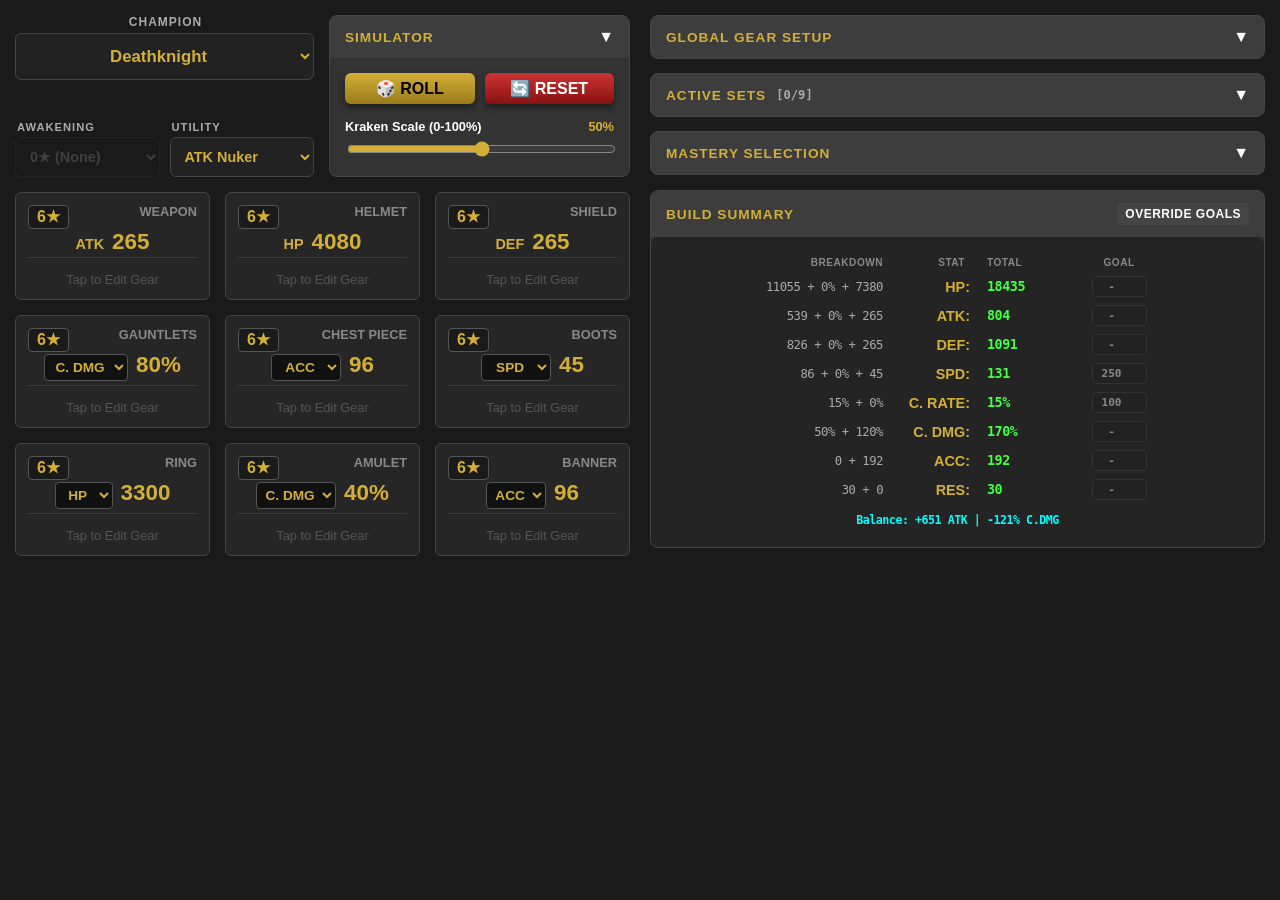
<file: index.html>
<!DOCTYPE html>
<html lang="en">
<head>
    <meta charset="UTF-8">
    <meta name="viewport" content="width=device-width, initial-scale=1.0, maximum-scale=1.0, user-scalable=no">
    <title>Raid Gear Simulator</title>
    <link rel="stylesheet" href="style.css">
</head>
<body>

    <div class="dashboard-wrapper">
        
        <div class="left-col">
            
            <div class="top-controls-wrapper">
                
                <div class="champ-setup-block">
                    <div class="top-utility-wrap champ-select-wrap" style="margin-bottom: 0;">
                        <label class="top-utility-label" style="text-align: center; font-size:0.75em;">Champion</label>
                        <select id="champSelect" class="top-utility champ-select" onchange="champChanged()">
                            <option value="deathknight" selected>Deathknight</option>
                            <option value="ninja">Ninja</option>
                            <option value="marius">Marius the Gallant</option>
                            <option value="mavara">Mavara the Web Diviner</option>
                        </select>
                    </div>
                    
                    <div class="awk-util-row">
                        <div class="top-utility-wrap" style="flex: 1;">
                            <label class="top-utility-label">Awakening</label>
                            <select id="awkSelect" class="top-utility" onchange="updateSummary()">
                                <option value="0">0★ (None)</option>
                                <option value="1">1★</option>
                                <option value="2">2★</option>
                                <option value="3">3★</option>
                                <option value="4">4★</option>
                                <option value="5">5★</option>
                                <option value="6">6★</option>
                            </select>
                        </div>
                        <div class="top-utility-wrap" style="flex: 1;">
                            <label class="top-utility-label">Utility</label>
                            <select id="utilitySelect" class="top-utility" onchange="updateGlobal()">
                                <option value="ATK Nuker">ATK Nuker</option>
                                <option value="DEF Nuker">DEF Nuker</option>
                                <option value="HP Nuker">HP Nuker</option>
                                <option value="Tank">Tank</option>
                                <option value="Support">Support</option>
                                <option value="Custom">Custom</option>
                            </select>
                        </div>
                    </div>
                </div>

                <div class="section-card" id="rngCard" style="margin-bottom: 0;">
                    <div class="section-header" onclick="toggleSection('rngCard')">
                        <h2>Simulator</h2>
                        <span class="toggle-arrow">▼</span>
                    </div>
                    <div class="section-content">
                        <div style="display: flex; gap: 10px; width: 100%;">
                            <button class="rng-btn" style="flex: 1;" onclick="rollDice()">🎲 Roll</button>
                            <button class="rng-btn reset-btn" style="flex: 1;" onclick="resetSubstats()">🔄 Reset</button>
                        </div>
                        <div class="setting-row" style="margin-top: 15px; margin-bottom: 0;">
                            <div class="setting-label"><span>Kraken Scale (0-100%)</span><span id="rarityLabel" style="color:var(--gold)">50%</span></div>
                            <input type="range" id="budgetSlider" min="0" max="100" value="50" step="0.1" oninput="updateGlobal()">
                        </div>
                    </div>
                </div>

            </div> 

            <div class="gear-grid" id="mainGrid"></div>
        </div>

        <div class="right-col">
            
            <div class="right-top-wrapper">
                
                <div class="section-card collapsed" id="setupCard">
                    <div class="section-header" onclick="toggleSection('setupCard')">
                        <h2>Global Gear Setup</h2>
                        <span class="toggle-arrow">▼</span>
                    </div>
                    <div class="section-content">
                        <div class="toggle-group">
                            <label class="gh-toggle">
                                <input type="checkbox" id="ghToggle" checked onchange="updateSummary()">
                                Max Great Hall Bonus
                            </label>
                            <label class="gh-toggle">
                                <input type="checkbox" id="fgToggle" checked onchange="updateSummary()">
                                Max Faction Guardians
                            </label>
                        </div>
                        
                        <div class="glyph-row">
                            <label>Max Faction Wars Glyphs:
                                <select id="glyphSelect" onchange="updateGlobal()">
                                    <option value="0">Off (No Glyphs)</option>
                                    <option value="green5">Max 5★ Basic (Green)</option>
                                    <option value="green6">Max 6★ Basic (Green)</option>
                                    <option value="blue6">Max 6★ Rare (Blue)</option>
                                    <option value="purple6">Max 6★ Epic (Purple)</option>
                                    <option value="gold6">Max 6★ Legendary (Gold)</option>
                                </select>
                            </label>
                        </div>
                        
                        <div class="setting-row" style="margin-top: 15px; border-top: 1px solid #444; padding-top: 10px;">
                            <div class="setting-label">Gear Ascension Injection</div>
                            <select id="ascensionMode" class="top-utility" style="margin-top: 5px; font-size: 0.8em; padding: 6px;" onchange="handleAscensionModeChange()">
                                <option value="off" selected>Off</option>
                                <option value="ideal">Ideal (Matches Utility)</option>
                                <option value="custom" style="display:none;">Custom</option>
                            </select>
                        </div>

                        <div class="setting-row" style="margin-top: 15px; border-top: 1px solid #444; padding-top: 10px;">
                            <div class="setting-label">Calculation Display Mode</div>
                            <select id="displayMode" class="top-utility" style="margin-top: 5px; font-size: 0.8em; padding: 6px;" onchange="updateSummary(); gCfg.forEach(p => renderPiece(p.id));">
                                <option value="random" selected>Random (Realistic)</option>
                                <option value="range">Range (Min-Max)</option>
                                <option value="avg">Average</option>
                                <option value="low">Low Rolls</option>
                                <option value="high">High Rolls</option>
                            </select>
                        </div>

                        <div class="setting-row" style="margin-top: 15px; border-top: 1px solid #444; padding-top: 10px;">
                            <div class="setting-label">Expected Enemy Ignore DEF (eHP Calcs)</div>
                            <select id="ignoreDefSelect" class="top-utility" style="margin-top: 5px; font-size: 0.8em; padding: 6px;" onchange="updateGlobal()">
                                <option value="0">0% (Standard PvE)</option>
                                <option value="0.25">25% (Savage/Lethal / Arena)</option>
                                <option value="0.50">50% (Savage + Cruel + Masteries)</option>
                            </select>
                        </div>
                    </div>
                </div>

                <div class="section-card collapsed" id="setsCard">
                    <div class="section-header" onclick="toggleSection('setsCard')">
                        <h2>Active Sets <span id="setBudgetLabel" style="color:#aaa; font-family:monospace; font-size:1.1em; letter-spacing:0;">[0/9]</span></h2>
                        <span class="toggle-arrow">▼</span>
                    </div>
                    <div class="section-content">
                        <div class="set-category">
                            <div class="set-cat-header">Offense / Nuke</div>
                            <div id="setList_off" class="set-list"></div>
                            <select id="setSel_off" class="set-select" onchange="addSet(this.value, 'off')">
                                <option value="">+ Add Set...</option>
                            </select>
                        </div>
                        <div class="set-category">
                            <div class="set-cat-header">Speed / Utility</div>
                            <div id="setList_spd" class="set-list"></div>
                            <select id="setSel_spd" class="set-select" onchange="addSet(this.value, 'spd')">
                                <option value="">+ Add Set...</option>
                            </select>
                        </div>
                        <div class="set-category" style="margin-bottom:0;">
                            <div class="set-cat-header">Survival / Hybrid</div>
                            <div id="setList_surv" class="set-list"></div>
                            <select id="setSel_surv" class="set-select" onchange="addSet(this.value, 'surv')">
                                <option value="">+ Add Set...</option>
                            </select>
                        </div>
                    </div>
                </div>

                <div class="section-card collapsed" id="masteryCard">
                    <div class="section-header" onclick="toggleSection('masteryCard')">
                        <h2>Mastery Selection</h2>
                        <span class="toggle-arrow">▼</span>
                    </div>
                    <div class="section-content">
                        <div class="mastery-container">
                            <div class="tree-col offense-bg" id="tree_offense">
                                <span class="tree-name">OFFENSE</span>
                                <label class="mastery-item"><input type="checkbox" class="m-check" data-tree="offense" data-tier="1" id="m_blade" onchange="mUpdate()"><div class="m-info"><span class="m-title">Blade Disc.</span><span class="m-stat">+75 ATK</span></div></label>
                                <label class="mastery-item"><input type="checkbox" class="m-check" data-tree="offense" data-tier="1" id="m_deadly" onchange="mUpdate()"><div class="m-info"><span class="m-title">Deadly Prec.</span><span class="m-stat">+5% C. RATE</span></div></label>
                                <label class="mastery-item"><input type="checkbox" class="m-check" data-tree="offense" data-tier="2" id="m_keen" onchange="mUpdate()"><div class="m-info"><span class="m-title">Keen Strike</span><span class="m-stat">+10% C. DMG</span></div></label>
                                <label class="mastery-item"><input type="checkbox" class="m-check" data-tree="offense" data-tier="6" id="m_flawless" onchange="mUpdate()"><div class="m-info"><span class="m-title">Flawless</span><span class="m-stat">+20% C. DMG</span></div></label>
                            </div>
                            <div class="tree-col defense-bg" id="tree_defense">
                                <span class="tree-name">DEFENSE</span>
                                <label class="mastery-item"><input type="checkbox" class="m-check" data-tree="defense" data-tier="1" id="m_tough" onchange="mUpdate()"><div class="m-info"><span class="m-title">Tough Skin</span><span class="m-stat">+75 DEF</span></div></label>
                                <label class="mastery-item"><input type="checkbox" class="m-check" data-tree="defense" data-tier="1" id="m_defiant" onchange="mUpdate()"><div class="m-info"><span class="m-title">Defiant</span><span class="m-stat">+10 RES</span></div></label>
                                <label class="mastery-item"><input type="checkbox" class="m-check" data-tree="defense" data-tier="6" id="m_iron" onchange="mUpdate()"><div class="m-info"><span class="m-title">Iron Skin</span><span class="m-stat">+200 DEF</span></div></label>
                                <label class="mastery-item"><input type="checkbox" class="m-check" data-tree="defense" data-tier="6" id="m_unshakable" onchange="mUpdate()"><div class="m-info"><span class="m-title">Unshakable</span><span class="m-stat">+50 RES</span></div></label>
                            </div>
                            <div class="tree-col support-bg" id="tree_support">
                                <span class="tree-name">SUPPORT</span>
                                <label class="mastery-item"><input type="checkbox" class="m-check" data-tree="support" data-tier="1" id="m_steadfast" onchange="mUpdate()"><div class="m-info"><span class="m-title">Steadfast</span><span class="m-stat">+810 HP</span></div></label>
                                <label class="mastery-item"><input type="checkbox" class="m-check" data-tree="support" data-tier="1" id="m_pinpoint" onchange="mUpdate()"><div class="m-info"><span class="m-title">Pinpoint</span><span class="m-stat">+10 ACC</span></div></label>
                                <label class="mastery-item"><input type="checkbox" class="m-check" data-tree="support" data-tier="6" id="m_elixir" onchange="mUpdate()"><div class="m-info"><span class="m-title">Elixir</span><span class="m-stat">+3000 HP</span></div></label>
                                <label class="mastery-item"><input type="checkbox" class="m-check" data-tree="support" data-tier="6" id="m_eagle" onchange="mUpdate()"><div class="m-info"><span class="m-title">Eagle Eye</span><span class="m-stat">+50 ACC</span></div></label>
                            </div>
                        </div>
                    </div>
                </div>

            </div> 

            <div class="section-card" id="summaryCard">
                <div class="section-header" style="cursor: default;">
                    <h2>Build Summary</h2>
                    <button id="overrideBtn" class="override-btn" onclick="toggleOverride(event)">Override Goals</button>
                </div>
                <div class="section-content summary-wrapper">
                    <div class="summary-grid hide-math" id="summaryOutput" onclick="toggleMath(event)"></div>
                </div>
            </div>

        </div> 

    </div>

    <script src="script.js"></script>
</body>
</html>
</file>
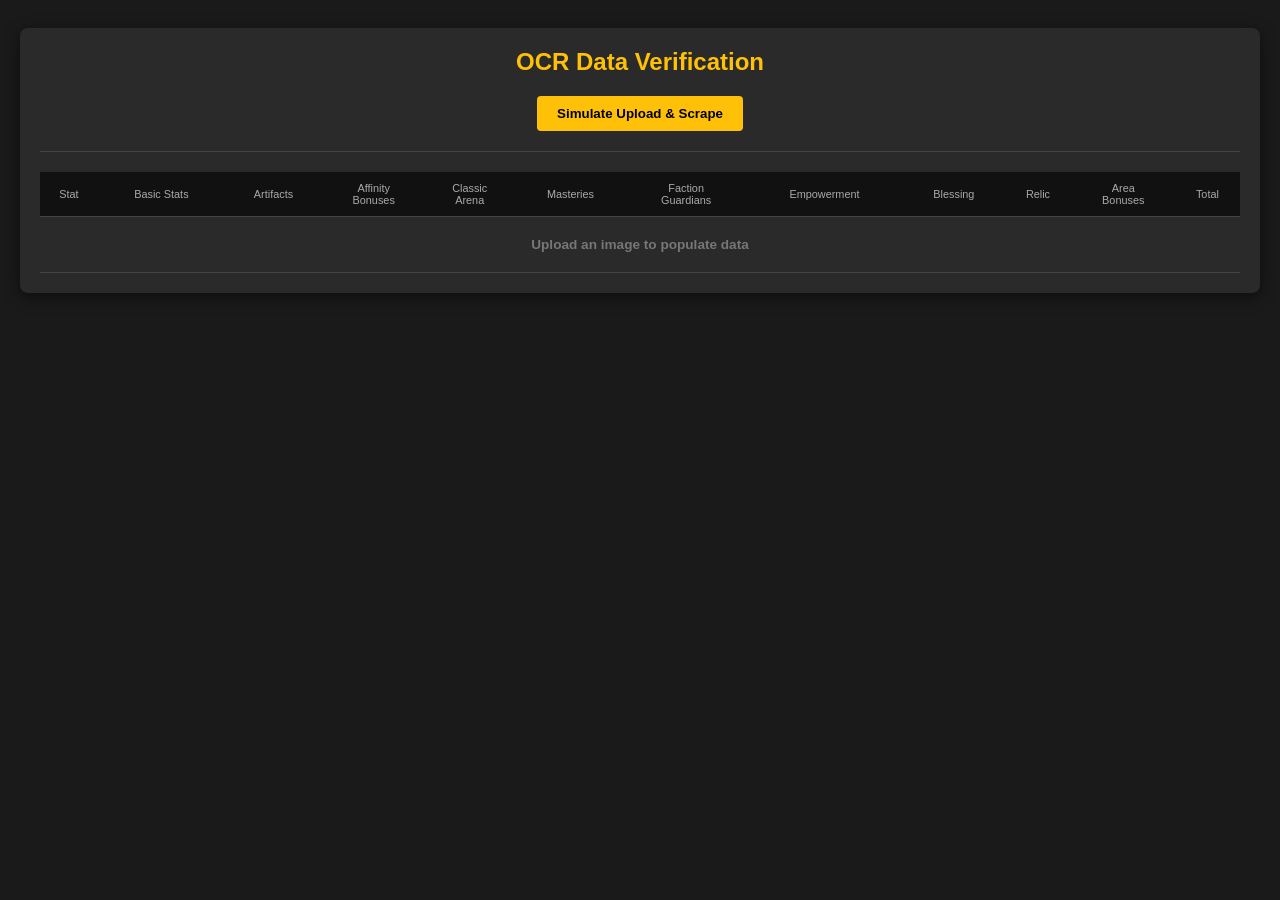
<file: audit.html>
<!DOCTYPE html>
<html lang="en">
<head>
    <meta charset="UTF-8">
    <meta name="viewport" content="width=device-width, initial-scale=1.0">
    <title>Raid OCR Data Tester</title>
    <style>
        body {
            background-color: #1a1a1a;
            color: #eaeaea;
            font-family: Arial, sans-serif;
            display: flex;
            flex-direction: column;
            align-items: center;
            padding: 20px;
        }

        .audit-container {
            background-color: #2a2a2a;
            border-radius: 8px;
            padding: 20px;
            box-shadow: 0 4px 15px rgba(0,0,0,0.5);
            max-width: 1200px;
            width: 100%;
        }

        h2 { margin-top: 0; color: #ffc107; text-align: center; }

        /* File Upload Styling for Testing */
        .upload-section {
            display: flex;
            justify-content: center;
            margin-bottom: 20px;
            padding-bottom: 20px;
            border-bottom: 1px solid #444;
        }

        /* Champion Header Info */
        .champ-header {
            display: none; 
            background: #111;
            padding: 15px;
            border-radius: 6px;
            margin-bottom: 20px;
            border-left: 4px solid #ff0000; /* Mocking Magic Affinity red */
        }
        
        .champ-header.active {
            display: flex;
            justify-content: space-between;
            align-items: center;
        }

        .champ-title-block {
            display: flex;
            align-items: baseline;
            gap: 10px;
        }

        .champ-name {
            font-size: 1.5em;
            font-weight: bold;
            color: #fff;
        }

        .champ-level {
            color: #aaa;
            font-size: 0.9em;
        }

        /* Star Styling */
        .champ-stars {
            letter-spacing: 2px;
            font-size: 1.2em;
        }
        .star-red { color: #ff3333; } /* Awakening */
        .star-purple { color: #b026ff; } /* Mythical Ascension */
        .star-gold { color: #ffdf00; } /* Standard Ascension */
        .star-empty { color: #555; } /* Unascended */

        .champ-context {
            text-align: right;
            font-size: 0.85em;
            color: #888;
        }

        .champ-context span {
            display: block;
            margin-bottom: 4px;
            color: #00ffff;
        }

        /* The Data Table */
        .audit-table {
            width: 100%;
            border-collapse: collapse;
            font-size: 0.85em;
            text-align: center;
        }

        .audit-table th, .audit-table td {
            padding: 10px 5px;
            border-bottom: 1px solid #444;
        }

        .audit-table th {
            background-color: #111;
            color: #aaa;
            font-weight: normal;
            font-size: 0.8em;
        }

        .audit-table td:first-child {
            text-align: left;
            font-weight: bold;
            color: #fff;
        }

        .col-total {
            background-color: #333;
            color: #ffc107;
            font-weight: bold;
            font-size: 1.1em;
        }

        .btn-test {
            background: #ffc107;
            color: #000;
            border: none;
            padding: 10px 20px;
            border-radius: 4px;
            cursor: pointer;
            font-weight: bold;
        }
        .btn-test:hover { background: #e0a800; }

        .stat-pct { color: #aaa; }

    </style>
</head>
<body>

    <div class="audit-container">
        <h2>OCR Data Verification</h2>
        
        <div class="upload-section">
            <button class="btn-test" onclick="simulateImageScrape()">Simulate Upload & Scrape</button>
        </div>

        <div class="champ-header" id="champHeader">
            <div class="champ-title-block">
                <div class="champ-name" id="hName">Champion Name</div>
                <div class="champ-level" id="hLevel">Lvl. 0</div>
                <div class="champ-stars" id="hStars">★★★★★★</div>
            </div>
            <div class="champ-context">
                <span id="hForm">Base Form</span>
                <div id="hArea">Showing Area Bonuses for: No Area Selected</div>
            </div>
        </div>

        <table class="audit-table" id="dataTable">
            <thead>
                <tr>
                    <th>Stat</th>
                    <th>Basic Stats</th>
                    <th>Artifacts</th>
                    <th>Affinity<br>Bonuses</th>
                    <th>Classic<br>Arena</th>
                    <th>Masteries</th>
                    <th>Faction<br>Guardians</th>
                    <th>Empowerment</th>
                    <th>Blessing</th>
                    <th>Relic</th>
                    <th>Area<br>Bonuses</th>
                    <th class="col-total">Total</th>
                </tr>
            </thead>
            <tbody id="tableBody">
                <tr><td colspan="12" style="text-align: center; padding: 20px; color: #777;">Upload an image to populate data</td></tr>
            </tbody>
        </table>
    </div>

    <script>
        const mockScrapedData = {
            champion: "Embrys the Anomaly",
            level: 60,
            awakeningStars: 1, 
            ascensionStars: 6, 
            rarity: "mythical", 
            form: "Base Form",
            areaContext: "No Area Selected",
            stats: {
                HP:  { base: 22140, art: 78279, affin: 1771, arena: 4871, mast: 0, fg: 0, emp: 0, bless: 10500, relic: 3947, area: 0, total: 121508, isPct: false },
                ATK: { base: 1101, art: 1268, affin: 88, arena: 242, mast: 0, fg: 0, emp: 0, bless: 0, relic: 0, area: 0, total: 2699, isPct: false },
                DEF: { base: 1277, art: 1639, affin: 102, arena: 281, mast: 75, fg: 0, emp: 0, bless: 0, relic: 0, area: 0, total: 3374, isPct: false },
                SPD: { base: 111, art: 173, affin: 0, arena: 0, mast: 0, fg: 0, emp: 0, bless: 0, relic: 6, area: 0, total: 290, isPct: false },
                CR:  { base: 15, art: 40, affin: 0, arena: 0, mast: 5, fg: 0, emp: 0, bless: 0, relic: 0, area: 0, total: 60, isPct: true },
                CD:  { base: 50, art: 40, affin: 10, arena: 0, mast: 10, fg: 0, emp: 0, bless: 0, relic: 0, area: 0, total: 110, isPct: true },
                RES: { base: 30, art: 72, affin: 80, arena: 0, mast: 0, fg: 0, emp: 0, bless: 0, relic: 0, area: 0, total: 182, isPct: false },
                ACC: { base: 20, art: 86, affin: 80, arena: 0, mast: 0, fg: 0, emp: 0, bless: 0, relic: 0, area: 0, total: 186, isPct: false },
                IGN: { base: 0, art: 0, affin: 0, arena: 0, mast: 0, fg: 0, emp: 0, bless: 0, relic: 0, area: 0, total: 0, isPct: true }
            }
        };

        function renderTable(data) {
            // Populate Header Info
            document.getElementById('champHeader').classList.add('active');
            document.getElementById('hName').innerText = data.champion;
            document.getElementById('hLevel').innerText = `Lvl. ${data.level}`;
            document.getElementById('hForm').innerText = data.form || '';
            document.getElementById('hArea').innerText = `Showing Area Bonuses for: ${data.areaContext}`;

            // Generate Stars dynamically by concurrent classes
            let starsHtml = '';
            const starsContainer = document.getElementById('hStars');
            
            // Draw all 6 stars individually, concurrent classes
            for (let i = 0; i < 6; i++) {
                if ((i + 1) <= data.awakeningStars) {
                    starsHtml += '<span class="star-red">★</span>'; 
                } else if ((i + 1) <= data.ascensionStars) {
                    if (data.rarity === 'mythical') {
                        starsHtml += '<span class="star-purple">★</span>'; 
                    } else {
                        // Normally this would just be gold for standard ascension if not mythical
                        starsHtml += '<span class="star-purple">★</span>'; 
                    }
                } else {
                    starsHtml += '<span class="star-gold">★</span>'; 
                }
            }
            starsContainer.innerHTML = starsHtml;

            // Populate Grid and Force Zeros to show
            const tbody = document.getElementById('tableBody');
            let html = '';

            const statKeys = ['HP', 'ATK', 'DEF', 'SPD', 'CR', 'CD', 'RES', 'ACC', 'IGN'];
            const labels = ['HP', 'ATK', 'DEF', 'SPD', 'C. RATE', 'C. DMG', 'RES', 'ACC', 'Ignore DEF'];

            statKeys.forEach((key, index) => {
                const row = data.stats[key];
                
                // Formats numbers with commas and adds % if needed
                const fmt = (val) => {
                    const valFmt = val.toLocaleString();
                    const valStr = (val === 0) ? `<span style="color:#444">0</span>` : valFmt; 

                    return `${valStr}${row.isPct ? '<span class="stat-pct">%</span>' : ''}`;
                };

                html += `
                    <tr>
                        <td>${labels[index]}</td>
                        <td>${fmt(row.base)}</td>
                        <td style="color:#4caf50;">${fmt(row.art)}</td>
                        <td>${fmt(row.affin)}</td>
                        <td>${fmt(row.arena)}</td>
                        <td>${fmt(row.mast)}</td>
                        <td>${fmt(row.fg)}</td>
                        <td>${fmt(row.emp)}</td>
                        <td>${fmt(row.bless)}</td>
                        <td>${fmt(row.relic)}</td>
                        <td>${fmt(row.area)}</td>
                        <td class="col-total">${fmt(row.total)}</td>
                    </tr>
                `;
            });

            tbody.innerHTML = html;
        }

        function simulateImageScrape() {
            renderTable(mockScrapedData);
        }
    </script>
</body>
</html>
</file>
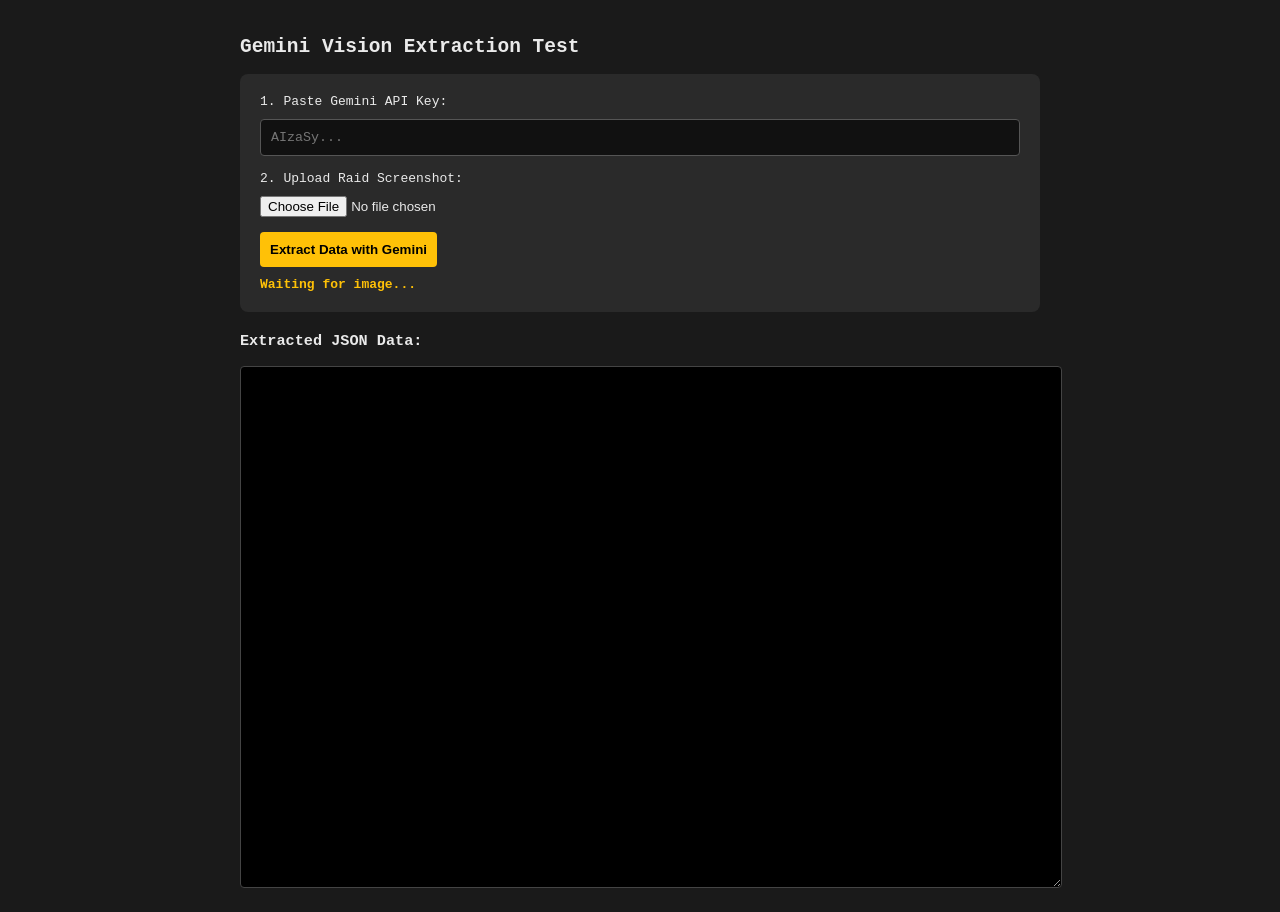
<file: gemini_test.html>
<!DOCTYPE html>
<html lang="en">
<head>
    <meta charset="UTF-8">
    <meta name="viewport" content="width=device-width, initial-scale=1.0">
    <title>Gemini Vision OCR Sandbox</title>
    <style>
        body { background-color: #1a1a1a; color: #eaeaea; font-family: monospace; padding: 20px; max-width: 800px; margin: 0 auto; }
        .control-panel { background: #2a2a2a; padding: 20px; border-radius: 8px; margin-bottom: 20px; }
        .input-row { display: flex; flex-direction: column; gap: 10px; margin-bottom: 15px; }
        input[type="text"] { padding: 10px; background: #111; color: #fff; border: 1px solid #555; border-radius: 4px; font-family: monospace; }
        button { background: #ffc107; color: #000; border: none; padding: 10px; border-radius: 4px; cursor: pointer; font-weight: bold; }
        button:hover { background: #e0a800; }
        #status { color: #ffc107; font-weight: bold; margin-top: 10px; }
        textarea { width: 100%; height: 500px; background: #000; color: #00ffff; font-family: monospace; padding: 10px; border: 1px solid #444; border-radius: 4px; resize: vertical; }
        #imagePreview { max-width: 100%; max-height: 200px; display: none; margin-top: 10px; border: 1px solid #444; }
    </style>
</head>
<body>

    <h2>Gemini Vision Extraction Test</h2>

    <div class="control-panel">
        <div class="input-row">
            <label>1. Paste Gemini API Key:</label>
            <input type="text" id="apiKey" placeholder="AIzaSy...">
        </div>
        <div class="input-row">
            <label>2. Upload Raid Screenshot:</label>
            <input type="file" id="uploader" accept="image/*">
        </div>
        <img id="imagePreview">
        <button onclick="runGeminiVision()">Extract Data with Gemini</button>
        <div id="status">Waiting for image...</div>
    </div>

    <h3>Extracted JSON Data:</h3>
    <textarea id="output" readonly></textarea>

    <script>
        let base64Image = "";

        // Preview the image and convert it to Base64 for the API
        document.getElementById('uploader').addEventListener('change', function(e) {
            const file = e.target.files[0];
            if (!file) return;

            const reader = new FileReader();
            reader.onload = function(event) {
                document.getElementById('imagePreview').src = event.target.result;
                document.getElementById('imagePreview').style.display = 'block';
                // Strip the data URL prefix to get raw base64 string
                base64Image = event.target.result.split(',')[1];
            }
            reader.readAsDataURL(file);
        });

        async function runGeminiVision() {
            const apiKey = document.getElementById('apiKey').value.trim();
            const statusEl = document.getElementById('status');
            const outputEl = document.getElementById('output');

            if (!apiKey || !base64Image) {
                statusEl.innerText = "Error: Need both an API key and an image!";
                statusEl.style.color = "#ff3333";
                return;
            }

            statusEl.innerText = "Sending to Gemini AI... (this usually takes 3-5 seconds)";
            statusEl.style.color = "#ffc107";
            outputEl.value = "";

            // The strict prompt telling Gemini exactly how to read the grid
            const promptText = `
                Analyze this image of a Raid: Shadow Legends stat screen.
                Extract the data into a strict JSON object matching this exact structure.
                If a cell in the grid is visually empty or blank, you MUST output the number 0.
                Remove commas from numbers. Strip out any % symbols and treat them as boolean flags (isPct).
                Only return the raw JSON block, no markdown formatting or conversational text.
                
                Structure to match:
                {
                    "champion": "Name of Champion",
                    "level": 60,
                    "ascensionStars": number of purple and/or yellow stars,
                    "awakeningStars": number of red stars,
                    "form": "Base Form or Alternate Form",
                    "stats": {
                        "HP": { "base": 0, "art": 0, "affin": 0, "arena": 0, "mast": 0, "fg": 0, "emp": 0, "bless": 0, "relic": 0, "area": 0, "total": 0, "isPct": false },
                        "ATK": { "base": 0, "art": 0, "affin": 0, "arena": 0, "mast": 0, "fg": 0, "emp": 0, "bless": 0, "relic": 0, "area": 0, "total": 0, "isPct": false },
                        "DEF": { "base": 0, "art": 0, "affin": 0, "arena": 0, "mast": 0, "fg": 0, "emp": 0, "bless": 0, "relic": 0, "area": 0, "total": 0, "isPct": false },
                        "SPD": { "base": 0, "art": 0, "affin": 0, "arena": 0, "mast": 0, "fg": 0, "emp": 0, "bless": 0, "relic": 0, "area": 0, "total": 0, "isPct": false },
                        "CR": { "base": 0, "art": 0, "affin": 0, "arena": 0, "mast": 0, "fg": 0, "emp": 0, "bless": 0, "relic": 0, "area": 0, "total": 0, "isPct": true },
                        "CD": { "base": 0, "art": 0, "affin": 0, "arena": 0, "mast": 0, "fg": 0, "emp": 0, "bless": 0, "relic": 0, "area": 0, "total": 0, "isPct": true },
                        "RES": { "base": 0, "art": 0, "affin": 0, "arena": 0, "mast": 0, "fg": 0, "emp": 0, "bless": 0, "relic": 0, "area": 0, "total": 0, "isPct": false },
                        "ACC": { "base": 0, "art": 0, "affin": 0, "arena": 0, "mast": 0, "fg": 0, "emp": 0, "bless": 0, "relic": 0, "area": 0, "total": 0, "isPct": false }
                    }
                }
            `;

            const requestBody = {
                contents: [{
                    parts: [
                        { text: promptText },
                        { inline_data: { mime_type: "image/jpeg", data: base64Image } }
                    ]
                }],
                generationConfig: { response_mime_type: "application/json" } // Force JSON output
            };

            try {
                const response = await fetch(`https://generativelanguage.googleapis.com/v1beta/models/gemini-1.5-flash-latest:generateContent?key=${apiKey}`, {
                    method: "POST",
                    headers: { "Content-Type": "application/json" },
                    body: JSON.stringify(requestBody)
                });

                const data = await response.json();
                
                if (data.error) {
                    throw new Error(data.error.message);
                }

                // Extract the AI's text response
                const aiText = data.candidates[0].content.parts[0].text;
                
                statusEl.innerText = "Success! JSON extracted.";
                statusEl.style.color = "#4caf50";
                
                // Pretty print the JSON into the text area
                outputEl.value = JSON.stringify(JSON.parse(aiText), null, 4);

            } catch (error) {
                statusEl.innerText = "API Error.";
                statusEl.style.color = "#ff3333";
                outputEl.value = error.message;
            }
        }
    </script>
</body>
</html>
</file>
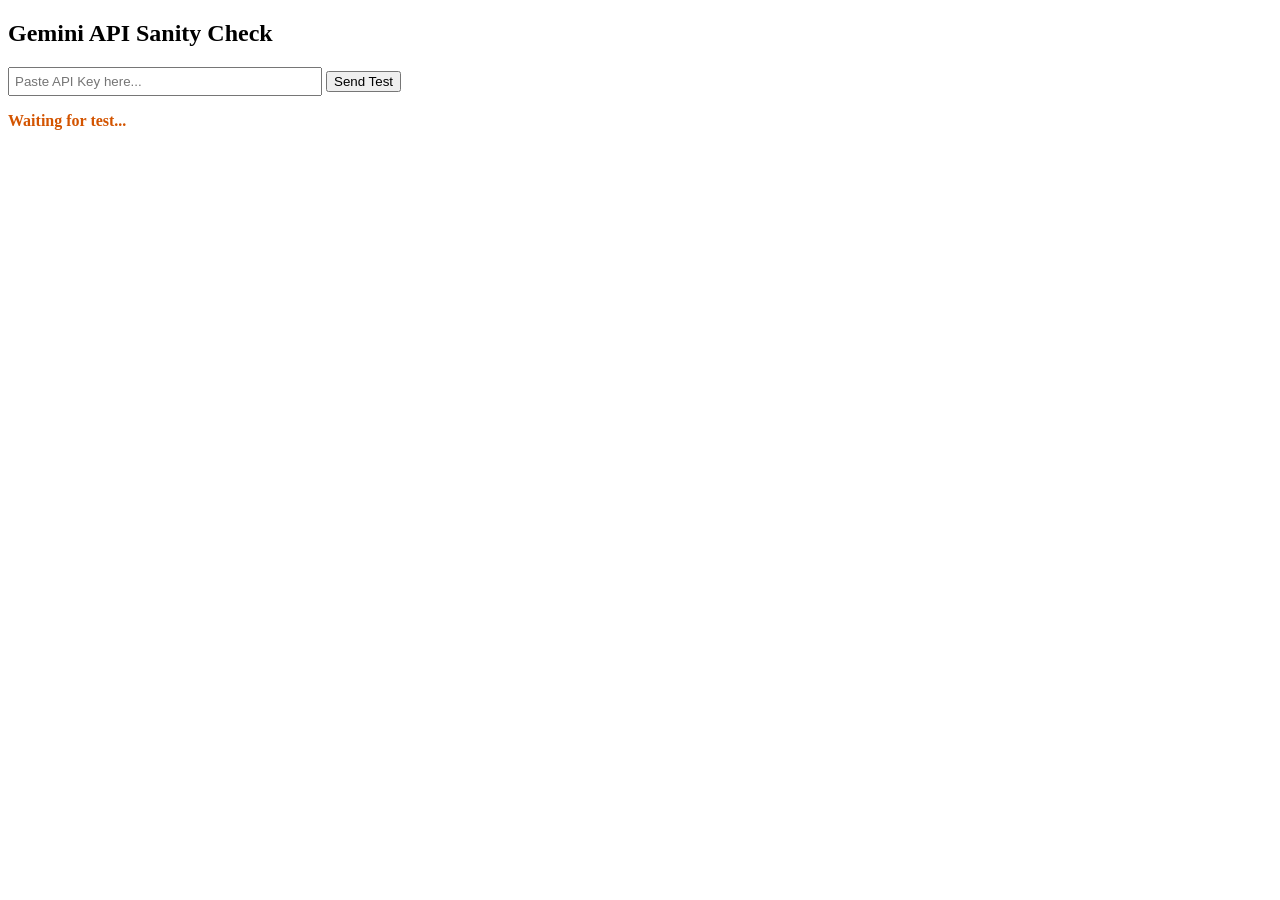
<file: Audit/gemini-api-test.html>
<!DOCTYPE html>
<html lang="en">
<body>
    <h2>Gemini API Sanity Check</h2>
    <input type="text" id="testKey" placeholder="Paste API Key here..." style="width: 300px; padding: 5px;">
    <button onclick="testGoogleAPI()">Send Test</button>
    <p id="test-status" style="font-weight: bold; color: #d35400;">Waiting for test...</p>
    
    <script>
        async function testGoogleAPI() {
            const apiKey = document.getElementById('testKey').value.trim();
            const status = document.getElementById('test-status');
            
            if (!apiKey) return alert("Paste your key first!");
            status.innerText = "Connecting to Google...";

            try {
                const response = await fetch(`https://generativelanguage.googleapis.com/v1beta/models/gemini-2.5-flash:generateContent?key=${apiKey}`, {
                    method: "POST",
                    headers: { "Content-Type": "application/json" },
                    body: JSON.stringify({
                        contents: [{ parts: [{ text: "Say the exact words: Connection Successful!" }] }]
                    })
                });

                const data = await response.json();
                console.log("Raw Response:", data);

                if (!response.ok) {
                    status.innerText = `Error ${response.status}: ${data.error ? data.error.message : "Unknown Error"}`;
                } else {
                    const text = data.candidates[0].content.parts[0].text;
                    status.innerText = `SUCCESS! Google says: ${text}`;
                }

            } catch (error) {
                status.innerText = "CRITICAL CRASH: Check F12 Console";
                console.error(error);
            }
        }
    </script>
</body>
</html>
</file>
<file: style.css>
:root { --gold: #d4af37; --bg: #1a1a1a; --card: #262626; --panel: #333; --text: #ffffff; --green: #44ff44; --red: #ff4444; --purple: #b388ff;}
* { box-sizing: border-box; -webkit-tap-highlight-color: transparent; }
body { font-family: 'Segoe UI', sans-serif; background: var(--bg); color: var(--text); margin: 0; padding: 15px; overflow-x: hidden; max-width: 100vw; }

/* DASHBOARD SPLIT LAYOUT */
.dashboard-wrapper { display: flex; gap: 20px; align-items: flex-start; max-width: 1400px; margin: 0 auto; width: 100%; }
.left-col { flex: 1; display: flex; flex-direction: column; max-width: 50%; width: 100%; }
.right-col { flex: 1; display: flex; flex-direction: column; min-width: 0; width: 100%; } 

/* TOP CONTROLS ROW (CHAMP SETUP + SIMULATOR) */
.top-controls-wrapper { display: flex; gap: 15px; margin-bottom: 15px; align-items: stretch; width: 100%; }
.champ-setup-block { flex: 1; display: flex; flex-direction: column; gap: 10px; }
.awk-util-row { display: flex; gap: 10px; width: 100%; flex-direction: row; }
#rngCard { flex: 1; display: flex; flex-direction: column; }
#rngCard .section-content { display: flex; flex-direction: column; justify-content: center; flex-grow: 1; }

/* TOP CONTROLS ROW (RIGHT COLUMN MATCH) */
.right-top-wrapper { display: flex; flex-direction: column; gap: 8px; margin-bottom: 12px; width: 100%; }
.right-top-wrapper .section-card { margin-bottom: 0; } 

.section-card { background: var(--panel); border-radius: 8px; border: 1px solid #444; margin-bottom: 12px; overflow: hidden; width: 100%; }
.section-header { padding: 12px 15px; display: flex; justify-content: space-between; align-items: center; cursor: pointer; background: rgba(255,255,255,0.05); }
.section-header h2 { margin: 0; font-size: 0.85em; text-transform: uppercase; color: var(--gold); letter-spacing: 1px; display: flex; align-items: center; gap: 10px;}
.section-content { padding: 15px; display: block; }
.collapsed .section-content { display: none; }

.top-utility-wrap { display: flex; flex-direction: column; flex: 1; min-width: 30%; gap: 4px; }
.top-utility-label { font-size: 0.7em; color: #aaa; font-weight: bold; text-transform: uppercase; letter-spacing: 1px; padding-left: 2px;}
.top-utility { padding: 10px; background: #222; color: var(--gold); border: 1px solid #444; border-radius: 6px; font-weight: bold; font-size: 0.9em; width: 100%; transition: all 0.2s;}
.top-utility:disabled { opacity: 0.4; cursor: not-allowed; color: #777; border-color: #333; background: #1a1a1a; }
.champ-select-wrap { margin-bottom: 10px; }
.champ-select { text-align: center; font-size: 1.05em; padding: 12px; }

.setting-row { margin-bottom: 15px; }
.setting-label { display: flex; justify-content: space-between; font-size: 0.8em; margin-bottom: 5px; font-weight: bold; }
input[type="range"] { width: 100%; accent-color: var(--gold); cursor: pointer; }

.toggle-group { display: flex; gap: 10px; flex-wrap: wrap; margin-bottom: 15px; }
.gh-toggle { display: flex; align-items: center; justify-content: center; gap: 8px; background: #222; padding: 10px; border-radius: 6px; font-size: 0.85em; cursor: pointer; flex: 1; border: 1px solid #444; min-width: 45%;}
.gh-toggle input { accent-color: var(--gold); width: 16px; height: 16px; cursor: pointer;}

.rng-btn { width: 100%; padding: 6px; background: linear-gradient(180deg, #d4af37, #9a7b1b); color: #000; font-weight: 900; font-size: 1em; border: none; border-radius: 6px; cursor: pointer; text-transform: uppercase; box-shadow: 0 4px 6px rgba(0,0,0,0.4); transition: transform 0.1s; }
.rng-btn:active { transform: scale(0.98); }
.reset-btn { background: linear-gradient(180deg, #cc3333, #881111); color: white; }

.glyph-row { display: flex; flex-direction: column; gap: 8px; padding-top: 5px; border-top: 1px solid #444; }
.glyph-row label { font-size: 0.8em; font-weight: bold; color: #ccc; display: flex; flex-direction: column; gap: 4px; margin-top: 10px;}
.glyph-row select { padding: 6px; background: #111; color: var(--gold); border: 1px solid #555; border-radius: 4px; font-weight: bold; }

/* SETS CSS */
.set-category { margin-bottom: 15px; }
.set-cat-header { font-size: 0.75em; text-transform: uppercase; color: #888; margin-bottom: 8px; font-weight: bold; border-bottom: 1px solid #444; padding-bottom: 4px;}
.set-list { display: flex; flex-direction: column; gap: 6px; margin-bottom: 8px; empty-cells: hide;}
.set-row { display: flex; justify-content: space-between; align-items: center; background: rgba(0,0,0,0.4); padding: 6px 10px; border-radius: 4px; font-size: 0.85em; }
.set-name { font-weight: bold; color: var(--gold); }
.set-controls { display: flex; align-items: center; gap: 8px; }
.btn-set { background: #444; border: none; color: white; width: 22px; height: 22px; border-radius: 4px; cursor: pointer; display: flex; align-items: center; justify-content: center; font-weight: bold; }
.btn-set:disabled { opacity: 0.2; cursor: not-allowed; }
.btn-del { background: var(--red); color: white; border: none; width: 22px; height: 22px; border-radius: 4px; cursor: pointer; font-weight: bold; }
.set-select { width: 100%; padding: 6px; background: #111; color: white; border: 1px solid #555; border-radius: 4px; font-weight: bold;}
.set-select option:disabled { color: #555; font-style: italic; }

/* MASTERY CSS */
.mastery-container { display: grid; grid-template-columns: 1fr 1fr 1fr; gap: 10px; font-size: 0.8em; width: 100%; }
.tree-col { padding: 8px; border-radius: 6px; border: 1px solid rgba(255,255,255,0.1); width: 100%; transition: all 0.2s; }
.tree-col.disabled { opacity: 0.2; filter: grayscale(1); pointer-events: none; }
.offense-bg { background: linear-gradient(180deg, #3d0000, #1a0000); }
.defense-bg { background: linear-gradient(180deg, #002d00, #001a00); }
.support-bg { background: linear-gradient(180deg, #002d5a, #001a33); }
.tree-name { font-weight: 900; margin-bottom: 8px; display: block; text-align: center; border-bottom: 1px solid rgba(255,255,255,0.2); padding-bottom: 4px; color: #fff;}
.mastery-item { display: flex; align-items: flex-start; gap: 5px; margin-bottom: 8px; cursor: pointer; width: 100%; }
.mastery-item.locked { opacity: 0.3; pointer-events: none; }
.mastery-item input { margin-top: 2px; accent-color: var(--gold); width: 14px; height: 14px; cursor: pointer;}
.m-info { display: flex; flex-direction: column; width: 100%; line-height: 1.2;}
.m-title { font-weight: bold; color: #eee; }
.m-stat { color: var(--gold); font-size: 0.9em; }

/* GRID CSS */
.gear-grid { display: grid; grid-template-columns: repeat(3, 1fr); gap: 10px; margin-bottom: 10px; width: 100%;}

/* 3:4 ASPECT RATIO GEAR CARD (BASE FOR MOBILE LANDSCAPE) */
.gear-card { background: var(--card); border-radius: 6px; border: 1px solid #444; position: relative; cursor: pointer; aspect-ratio: 3 / 4; transition: transform 0.1s; display: flex; flex-direction: column; overflow: hidden; padding: 6px;}
.gear-card.expanded { grid-column: 1 / -1; cursor: default; aspect-ratio: auto; min-height: 120px; }

/* TOP HEADER ROW */
.card-header { display: flex; justify-content: space-between; align-items: flex-start; margin-bottom: 2px; z-index: 2;}
.btn-rank { background: #1a1a1a; border: 1px solid #555; color: var(--gold); border-radius: 4px; font-weight: bold; cursor: pointer; padding: 2px 6px; font-size: 0.85em; line-height: 1; flex-shrink: 0; transition: background 0.1s;}
.btn-rank:active { background: var(--gold); color: black; }
.card-title { font-size: 0.6em; font-weight: bold; color: #888; text-align: right; text-transform: uppercase; line-height: 1.1; white-space: nowrap; letter-spacing: -0.5px; overflow: hidden; text-overflow: ellipsis;}

/* PRIMARY STAT ROW */
.primary-display { display: flex; flex-direction: row; align-items: baseline; justify-content: center; gap: 6px; color: var(--gold); font-weight: bold; border-bottom: 1px solid rgba(255,255,255,0.1); padding-bottom: 1px; margin-bottom: 1px; z-index: 2;}
.primary-select { background: #111; color: var(--gold); border: 1px solid #555; border-radius: 4px; font-weight: bold; font-size: 0.65em; padding: 2px; max-width: 85%; text-align: center; cursor: pointer; margin: 0; text-overflow: ellipsis; white-space: nowrap; overflow: hidden;}
.primary-val { font-size: 1.05em; margin: 0; line-height: 1;}
.primary-name { font-size: 0.75em; margin: 0; line-height: 1; white-space: nowrap;}

/* NEW: ASCENSION ROW */
.ascension-display { display: none; flex-direction: row; align-items: baseline; justify-content: center; gap: 4px; color: var(--purple); font-weight: bold; border-bottom: 1px dashed rgba(255,255,255,0.1); padding-bottom: 1px; margin-bottom: 2px; z-index: 2;}
.gear-card.has-ascension .ascension-display { display: flex; }
.asc-select { background: #111; color: var(--purple); border: 1px solid #555; border-radius: 4px; font-weight: bold; font-size: 0.6em; padding: 2px; max-width: 85%; text-align: center; cursor: pointer; margin: 0; text-overflow: ellipsis; white-space: nowrap; overflow: hidden;}
.asc-val { font-size: 0.85em; margin: 0; line-height: 1;}
.asc-name { font-size: 0.65em; margin: 0; line-height: 1; text-transform: uppercase; white-space: nowrap;}

.limits-bar { display: none; }

/* SUBSTAT LIST */
.sub-stat-list { display: flex; flex-direction: column; justify-content: flex-start; flex-grow: 1; position: relative; z-index: 2; gap: 0;}

.sub-row { display: flex; width: 100%; background: transparent; line-height: 1; }

/* COLLAPSED VIEW - EXTREME SHRINK (BASE FOR MOBILE) */
.gear-card:not(.expanded) .sub-row { margin-bottom: 0; }
.gear-card:not(.expanded) .sub-row-top { display: grid; grid-template-columns: 42% 58%; align-items: baseline; width: 100%; gap: 2px; }
.gear-card:not(.expanded) .stat-toggle input { display: none; }
.gear-card:not(.expanded) .sub-label { font-size: 0.7em; color: #ccc; font-weight: bold; text-align: right; margin: 0; white-space: nowrap; letter-spacing: -0.4px;}
.gear-card:not(.expanded) .sub-val { font-family: monospace; font-size: 0.76em; font-weight: 900; text-align: left; margin: 0; letter-spacing: -0.8px; white-space: nowrap;}

/* EXPANDED VIEW */
.gear-card.expanded .sub-row { flex-direction: column; align-items: stretch; background: rgba(0,0,0,0.4); padding: 6px; border-radius: 4px; gap: 6px; margin-bottom: 6px;}
.gear-card.expanded .sub-row-top { display: flex; flex-direction: row; justify-content: space-between; align-items: center; width: 100%; font-size: 1.1em;}
.gear-card.expanded .stat-toggle { display: flex; align-items: center; gap: 6px; cursor: pointer; margin: 0;}
.gear-card.expanded .stat-toggle input { margin: 0; width: 14px; height: 14px; accent-color: var(--gold); flex-shrink: 0;}
.gear-card.expanded .stat-toggle input:disabled { opacity: 0.3; cursor: not-allowed;}
.gear-card.expanded .sub-label { color: #ccc; font-weight: bold; white-space: nowrap; margin: 0; text-align: left;}
.gear-card.expanded .sub-val { font-family: monospace; font-size: 1.0em; font-weight: 900; letter-spacing: -0.5px; text-align: right; display: flex; align-items: center; margin: 0; white-space: nowrap;}

.stepper { display: flex; align-items: center; justify-content: center; gap: 12px; }
.btn-step { background: #444; border: none; color: white; width: 28px; height: 24px; border-radius: 4px; cursor: pointer; display: flex; align-items: center; justify-content: center; font-weight: bold; font-size: 1.1em;}
.btn-step:disabled { opacity: 0.2; cursor: not-allowed; }
.hit-count { min-width: 20px; text-align: center; font-weight: bold; font-size: 1.1em;}

/* HIT COLORS & GLOWS */
.hit-mythic { color: #ff4444 !important; }
.hit-leggo { color: var(--gold) !important; }
.hit-epic { color: var(--purple) !important; }
.hit-default { color: #ffffff !important; }

.glow-mythic { color: #ff4444 !important; text-shadow: 0 0 8px rgba(255, 68, 68, 0.7); }
.glow-leggo { color: var(--gold) !important; text-shadow: 0 0 8px rgba(212, 175, 55, 0.7); }
.glow-epic { color: var(--purple) !important; text-shadow: 0 0 8px rgba(179, 136, 255, 0.7); }

.roll-ind { color: inherit; margin: 0; font-family: monospace; font-weight: 900; font-size: 0.95em;}
.glyph-val { color: var(--green); margin: 0; font-weight: 900; font-size: 0.95em;}

/* ADVANCED SUMMARY CSS */
.summary-wrapper { padding: 15px; background: rgba(0,0,0,0.3); border-radius: 6px;}

.summary-grid { display: grid; grid-template-columns: auto auto 90px 60px; column-gap: 12px; row-gap: 8px; align-items: center; justify-content: center; font-size: 0.9em; max-width: 600px; margin: 0 auto; }

.sum-ranges { text-align: right; font-family: monospace; font-size: 1.05em; color: #aaa; letter-spacing: -0.5px;}
.sum-label { text-align: right; color: var(--gold); font-weight: bold; padding: 0 5px; min-width: 80px; white-space: nowrap; }
.sum-final { text-align: left; color: var(--green); font-size: 1.15em; font-weight: 900; font-family: monospace; letter-spacing: -0.5px;}
.sum-goal { text-align: center; }
.sum-goal input { width: 100%; max-width: 55px; background: #111; color: var(--gold); border: 1px solid #555; border-radius: 4px; text-align: center; font-size: 0.95em; font-weight: bold; padding: 3px; font-family: monospace;}
.sum-goal input:disabled { color: #888; border-color: #333; background: #222; opacity: 1; -webkit-text-fill-color: #888;}

.col-header { color: #888; font-size: 0.7em; text-transform: uppercase; font-weight: bold; letter-spacing: 0.5px;}
.ehp-row { color: #00ffff !important; }

.override-btn { background:#444; color:white; border:none; padding:4px 8px; border-radius:4px; font-weight:bold; font-size:0.75em; cursor:pointer; text-transform:uppercase; letter-spacing:0.5px; transition:all 0.2s; }
.override-btn.active { background:var(--gold); color:#000; box-shadow: 0 0 8px rgba(212, 175, 55, 0.5);}

/* =========================================
   GENERAL MOBILE/TABLET RESPONSIVENESS
   Stacks dropdowns gracefully to avoid cramping
   ========================================= */
@media (max-width: 1024px) {
    .awk-util-row { flex-direction: column; }
}

/* =========================================
   MOBILE PORTRAIT OVERRIDES 
   ========================================= */
@media (max-width: 800px) and (orientation: portrait) { 
    .dashboard-wrapper { flex-direction: column; gap: 0; width: 100%; overflow-x: hidden; }
    .left-col, .right-col { max-width: 100%; width: 100%; }

    .top-controls-wrapper { flex-direction: column; gap: 10px; margin-bottom: 10px; }
    .champ-setup-block { width: 100%; }
    #rngCard { width: 100%; }
    
    /* REORDER TRICK: Pushes the 3 settings cards to the very bottom, pulls Summary up */
    .right-top-wrapper { order: 2; margin-top: 12px; gap: 10px; margin-bottom: 10px; }
    #summaryCard { order: 1; margin-bottom: 0; }

    .gear-grid { grid-template-columns: repeat(3, 1fr); gap: 4px; margin: 0 0 15px 0; width: 100%; max-width: none;} 
    .gear-card { padding: 3px; } 
    
    .mastery-container { grid-template-columns: 1fr; gap: 15px;} 
    
    .summary-grid { max-width: 100%; grid-template-columns: 1fr auto 75px 50px; gap: 4px; }
    .sum-ranges { font-size: 0.85em; letter-spacing: -0.8px;}
    .sum-label { font-size: 0.9em; padding: 0 4px; min-width: auto;}
    .sum-final { font-size: 0.95em; }
    .sum-goal input { font-size: 0.85em; padding: 2px; }
}

/* =========================================
   DESKTOP SPECIFIC OVERRIDES 
   ========================================= */
@media (min-width: 1025px) {
    .top-controls-wrapper { gap: 15px; margin-bottom: 15px; }
    
    /* Bumped gap to exactly 14px so the bottom aligns flush with the Simulator card */
    .right-top-wrapper { gap: 14px; margin-bottom: 15px; }

    .gear-grid { gap: 15px; margin-bottom: 15px; }
    
    .gear-card { aspect-ratio: auto; padding: 12px; } 

    .card-title { font-size: 0.8em; letter-spacing: 0; }
    .btn-rank { font-size: 1em; padding: 3px 8px; }

    .primary-display { padding-bottom: 4px; margin-bottom: 4px; gap: 8px; }
    .primary-val { font-size: 1.4em; }
    .primary-name { font-size: 0.9em; }
    .primary-select { font-size: 0.85em; padding: 4px; }

    .ascension-display { padding-bottom: 4px; margin-bottom: 6px; gap: 6px; }
    .asc-val { font-size: 1em; }
    .asc-name { font-size: 0.8em; }
    .asc-select { font-size: 0.8em; padding: 4px; }

    .gear-card:not(.expanded) .sub-row-top { grid-template-columns: 45% 55%; gap: 6px; margin-bottom: 4px; }
    .gear-card:not(.expanded) .sub-label { font-size: 0.85em; letter-spacing: normal; }
    .gear-card:not(.expanded) .sub-val { font-size: 0.95em; letter-spacing: -0.5px; }

    .roll-ind, .glyph-val { font-size: 1em; }

    .gear-card.expanded .sub-row-top { font-size: 1.25em; margin-bottom: 8px;}
    .gear-card.expanded .sub-label { font-size: 0.9em; }
    .gear-card.expanded .sub-val { font-size: 1.1em; }
    .btn-step { width: 34px; height: 30px; font-size: 1.2em;}
    .hit-count { font-size: 1.2em; }
}

/* =========================================
   HIDDEN MATH TOGGLE (BUILD SUMMARY)
   ========================================= */
#summaryOutput {
    border-radius: 6px;
    transition: background 0.2s ease;
    padding: 5px;
}

.math-col {
    transition: opacity 0.25s ease, transform 0.25s ease;
}

/* On Mobile: Tap to reveal math */
@media (max-width: 800px) {
    #summaryOutput {
        cursor: pointer;
    }
    #summaryOutput:hover {
        background: rgba(255, 255, 255, 0.03);
    }
    #summaryOutput input {
        cursor: text; 
    }
    .math-col {
        opacity: 1;
        transform: translateX(0);
    }
    #summaryOutput.hide-math .math-col {
        opacity: 0;
        pointer-events: none;
        user-select: none;
        transform: translateX(-10px);
    }
}

/* On Desktop: Math is permanently visible */
@media (min-width: 801px) {
    #summaryOutput {
        cursor: default;
    }
    #summaryOutput.hide-math .math-col {
        opacity: 1 !important;
        pointer-events: auto !important;
        user-select: auto !important;
        transform: none !important;
    }
}
</file>
